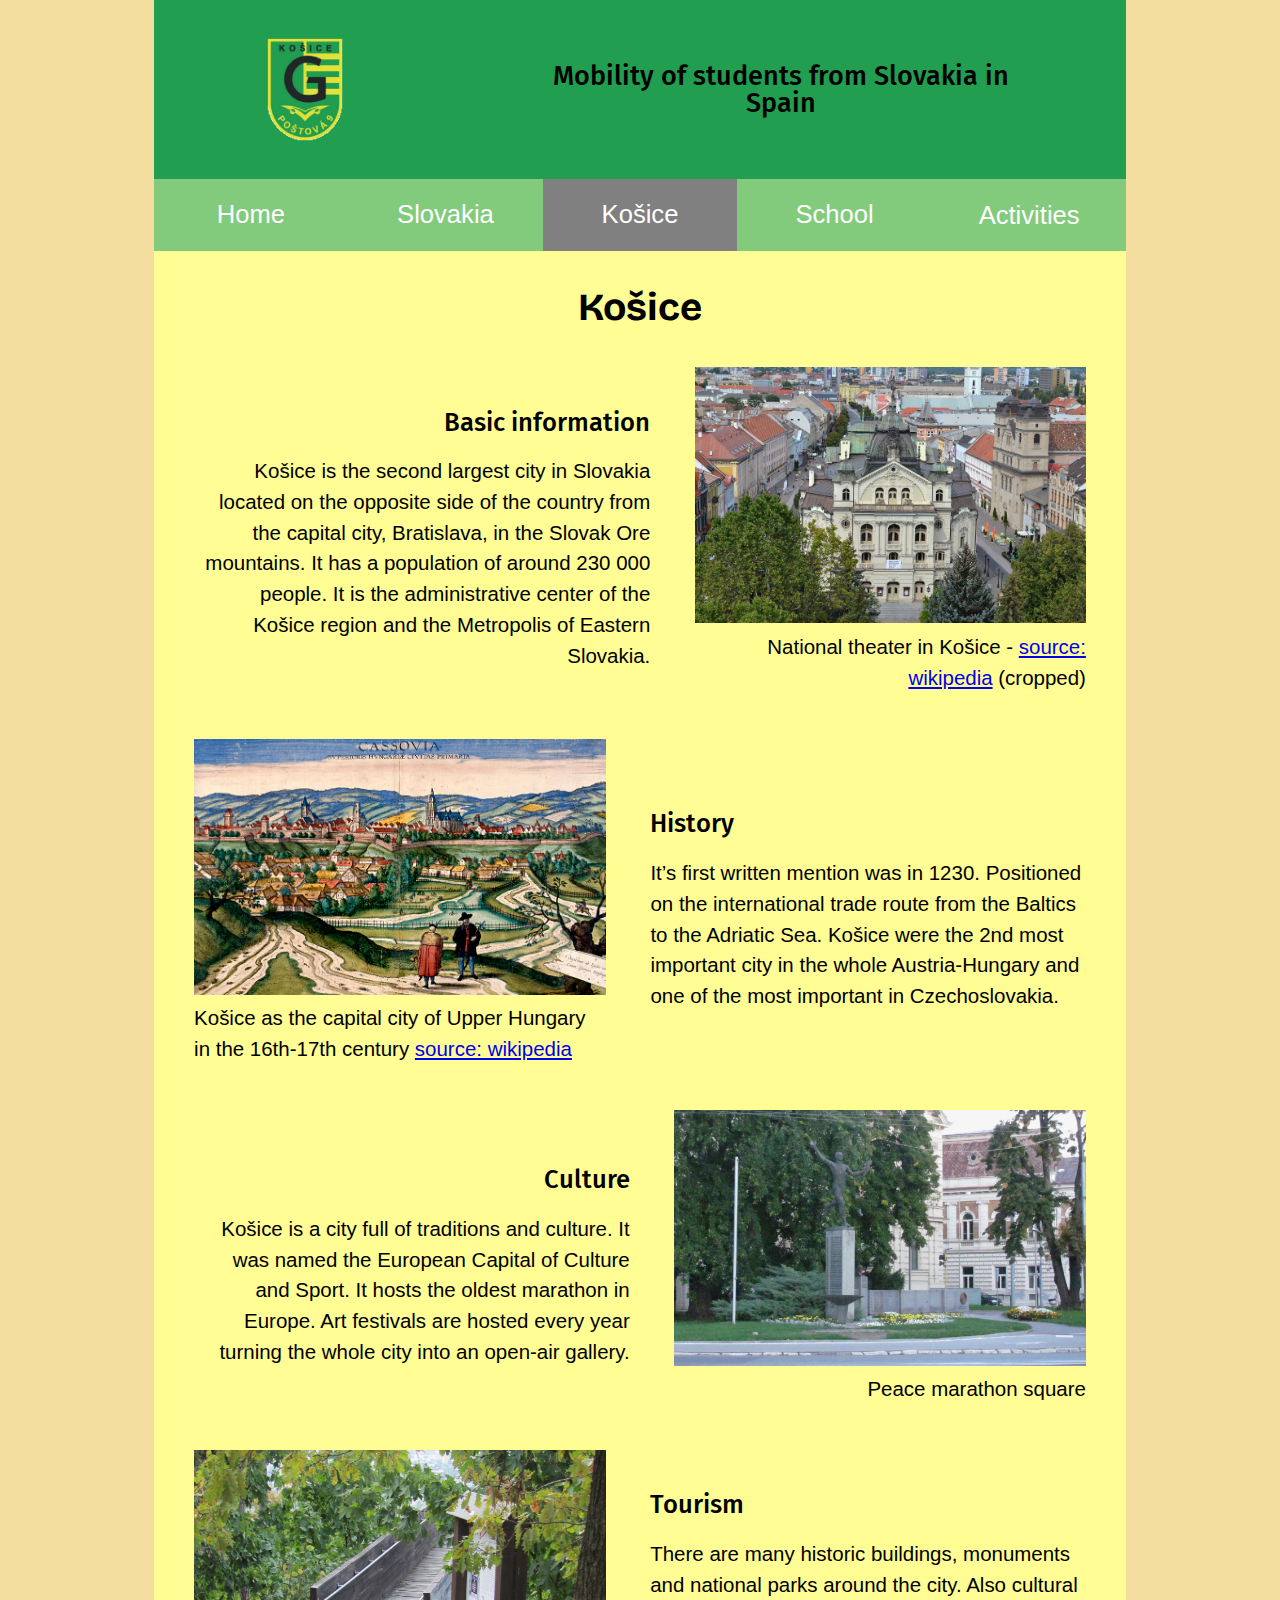
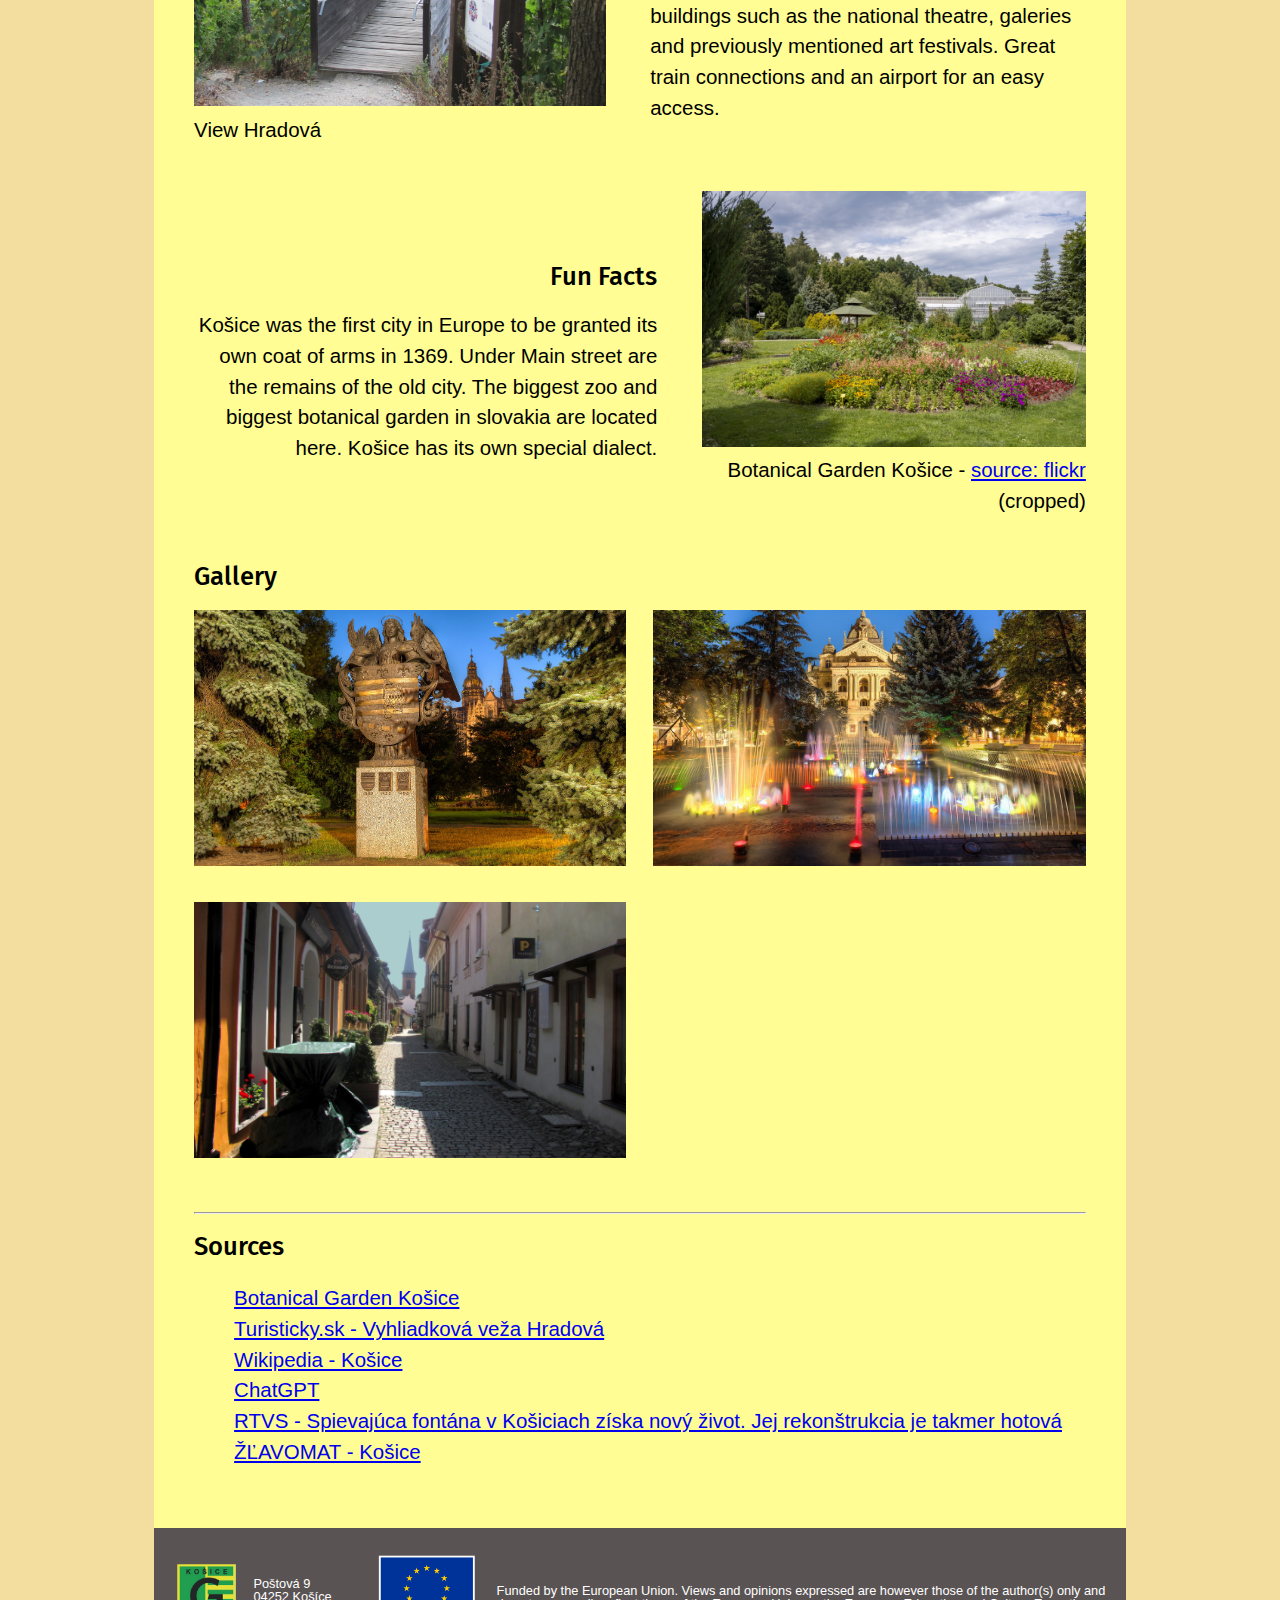
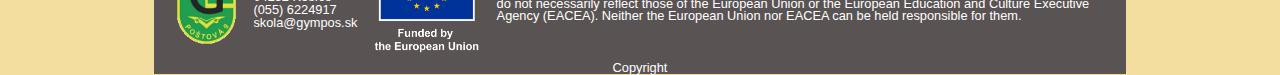
<file: kosice.html>
<!DOCTYPE html>
<html lang="en">
  <head>
    <meta charset="UTF-8">
    <meta name="viewport" content="width=device-width, initial-scale=1.0">
    <meta name="author" content="Filip Popelka">
    <meta name="description" content="A short decription of the Košice city.">
    <link rel="shortcut icon" href="img/favicon.ico" type="image/x-icon">
    <link rel="stylesheet" href="style/reset.css">
    <link rel="stylesheet" href="style/general.css">
    <link rel="stylesheet" href="style/article.css">
    <title>Košice</title>
  </head>
  <body>
    <header>
      <div id="name">
        <img src="img/logos/school-logo.png" alt="School logo of Gymnázium Poštová 9" class="school_logo">
        <h1>Mobility of students from Slovakia in Spain</h1>
      </div>
      <nav>
        <a href="index.html">Home</a>
        <a href="slovakia.html">Slovakia</a>
        <a href="#" id="current-page-link">Košice</a>
        <a href="school.html">School</a>
        <div class="dropdown">
          <button class="dropbtn">Activities</button>
          <div class="dropdown-content">
            <a href="logic-labyrinth.html">Logic Labyrinth</a>
            <a href="rubics-cube.html">Rubics cube</a>
          </div>
        </div>
      </nav>
    </header>

    <main>
      <h2>Košice</h2>
      <section class="align-left">
        <div>
          <h3>Basic information</h3>
          <p>Košice is the second largest city in Slovakia located on the opposite side of the country from the capital city, Bratislava, in the Slovak Ore mountains. It has a population of around 230 000 people. It is the administrative center of the Košice region and the Metropolis of Eastern Slovakia.</p>
        </div>
        <figure>
          <img src="img/content/kosice/statne-divadlo-top.jpg" alt="Dummy image">
          <figcaption>National theater in Košice - <a href="https://commons.wikimedia.org/wiki/File:Ko%C5%A1ice_-_Divadlo2.jpg">source: wikipedia</a> (cropped)</figcaption>
        </figure>
      </section>
      <section class="align-right">
        <div>
          <h3>History</h3>
          <p>It’s first written mention was in 1230. Positioned on the international trade route from the Baltics to the Adriatic Sea. Košice were the 2nd most important city in the whole Austria-Hungary and one of the most important in Czechoslovakia.</p>
        </div>
        <figure>
          <img src="img/content/kosice/okolie-domu-1921.jpg" alt="Dummy image">
          <figcaption>Košice as the capital city of Upper Hungary in the 16th-17th century <a href="https://commons.wikimedia.org/wiki/File:Cassovia_1617.jpg">source: wikipedia</a></figcaption>
        </figure>
      </section>
      <section class="align-left">
        <div>
          <h3>Culture</h3>
          <p>Košice is a city full of traditions and culture. It was named the European Capital of Culture and Sport. It hosts the oldest marathon in Europe. Art festivals are hosted every year turning the whole city into an open-air gallery.</p>
        </div>
        <figure>
          <img src="img/content/kosice/peace-marathon-square.JPG" alt="Dummy image">
          <figcaption>Peace marathon square</figcaption>
        </figure>
      </section>
      <section class="align-right">
        <div>
          <h3>Tourism</h3>
          <p>There are many historic buildings, monuments and national parks around the city. Also cultural buildings such as the national theatre, galeries and previously mentioned art festivals. Great train connections and an airport for an easy access.</p>
        </div>
        <figure>
          <img src="img/content/kosice/vyhliadkova-veza-hradova.JPG" alt="Dummy image">
          <figcaption>View Hradová</figcaption>
        </figure>
      </section>
      <section class="align-left">
        <div>
          <h3>Fun Facts</h3>
          <p>Košice was the first city in Europe to be granted its own coat of arms in 1369. Under Main street are the remains of the old city. The biggest zoo and biggest botanical garden in slovakia are located here.  Košice has its own special dialect.</p>
        </div>
        <figure>
          <img src="img/content/kosice/botanical-garden.jpg" alt="Dummy image">
          <figcaption>Botanical Garden Košice - <a href="https://flickr.com/photos/53113704@N03/21420687845/in/photostream/">source: flickr</a> (cropped)</figcaption>
        </figure>
      </section>
      <section>
        <h3>Gallery</h3>
        <div class="image-grid">
          <figure>
            <img src="img/content/kosice/kosice-erb.jpg" alt="default image">
            <figcaption>Sculpture of the coat of arms of Košice - <a href="https://www.hdrshooter.com/2012/08/02/coat-of-arms-of-kosice/">src: hdrshooter.com</a> (cropped)</figcaption>
          </figure>
          <figure>
            <img src="img/content/kosice/spevajuca-fontana-night-1.jpg" alt="default image">
            <figcaption>Singing fountain at night - <a href="https://www.hdrshooter.com/2014/03/23/singing-fountain-in-kosice-2/">src: hdrshooter.com</a> (cropped)</figcaption>
          </figure>
          <figure>
            <img src="img/content/kosice/hrnciarska-street.JPG" alt="default image">
            <figcaption>Alley of crafts</figcaption>
          </figure>
        </div>
      </section>
      <section>
        <hr>
        <h3>Sources</h3>
        <ul id="resources-list">
          <li><a href="https://www.google.com/url?sa=i&url=https%3A%2F%2Fwww.filmcommission.sk%2F695-en%2Fbotanical-garden-kosice%2F&psig=AOvVaw1BA8mea3BoHl-cMnj3dRcm&ust=1725019284760000&source=images&cd=vfe&opi=89978449&ved=0CAMQjB1qFwoTCPjC_uOTmogDFQAAAAAdAAAAABAJ">Botanical Garden Košice</a></li>
          <li><a href="https://turisticky.sk/vylet/vyhliadkova-veza-hradova/">Turisticky.sk - Vyhliadková veža Hradová</a></li>
          <li><a href="https://sk.wikipedia.org/wiki/Ko%C5%A1ice#">Wikipedia - Košice</a></li>
          <li><a href="https://chatgpt.com/">ChatGPT</a></li>
          <li><a href="https://spravy.rtvs.sk/2023/11/spievajuca-fontana-v-kosiciach-ziska-novy-zivot-jej-rekonstrukcia-je-takmer-hotova/">RTVS - Spievajúca fontána v Košiciach získa nový život. Jej rekonštrukcia je takmer hotová</a></li>
          <li><a href="https://www.zlavomat.sk/vylety/425-kosice?utm_medium=organic&utm_source=google#leave-lightbox">ŽĽAVOMAT - Košice</a></li>
        </ul>
      </section>
    </main> 

    <footer>
      <div id="information">
        <div id="school-information">
          <img src="img/logos/school-logo.png" alt="School logo of Gymnázium Poštová 9">
          <p>
            Poštová 9<br>
            04252 Košíce<br>
            (055) 6224917<br>
            skola@gympos.sk
          </p>
        </div>
        <div id="eu-information">
          <img src="img/logos/funded-by-eu-logo.png" alt="Logo of the European Union with the words Funded by the European Union underneath">
          <p>Funded by the European Union. Views and opinions expressed are however those of the author(s) only and do not necessarily reflect those of the European Union or the European Education and Culture Executive Agency (EACEA). Neither the European Union nor EACEA can be held responsible for them.</p>
        </div>
      </div>
      <small>Copyright</small>
    </footer>
  </body>
</html>
</file>
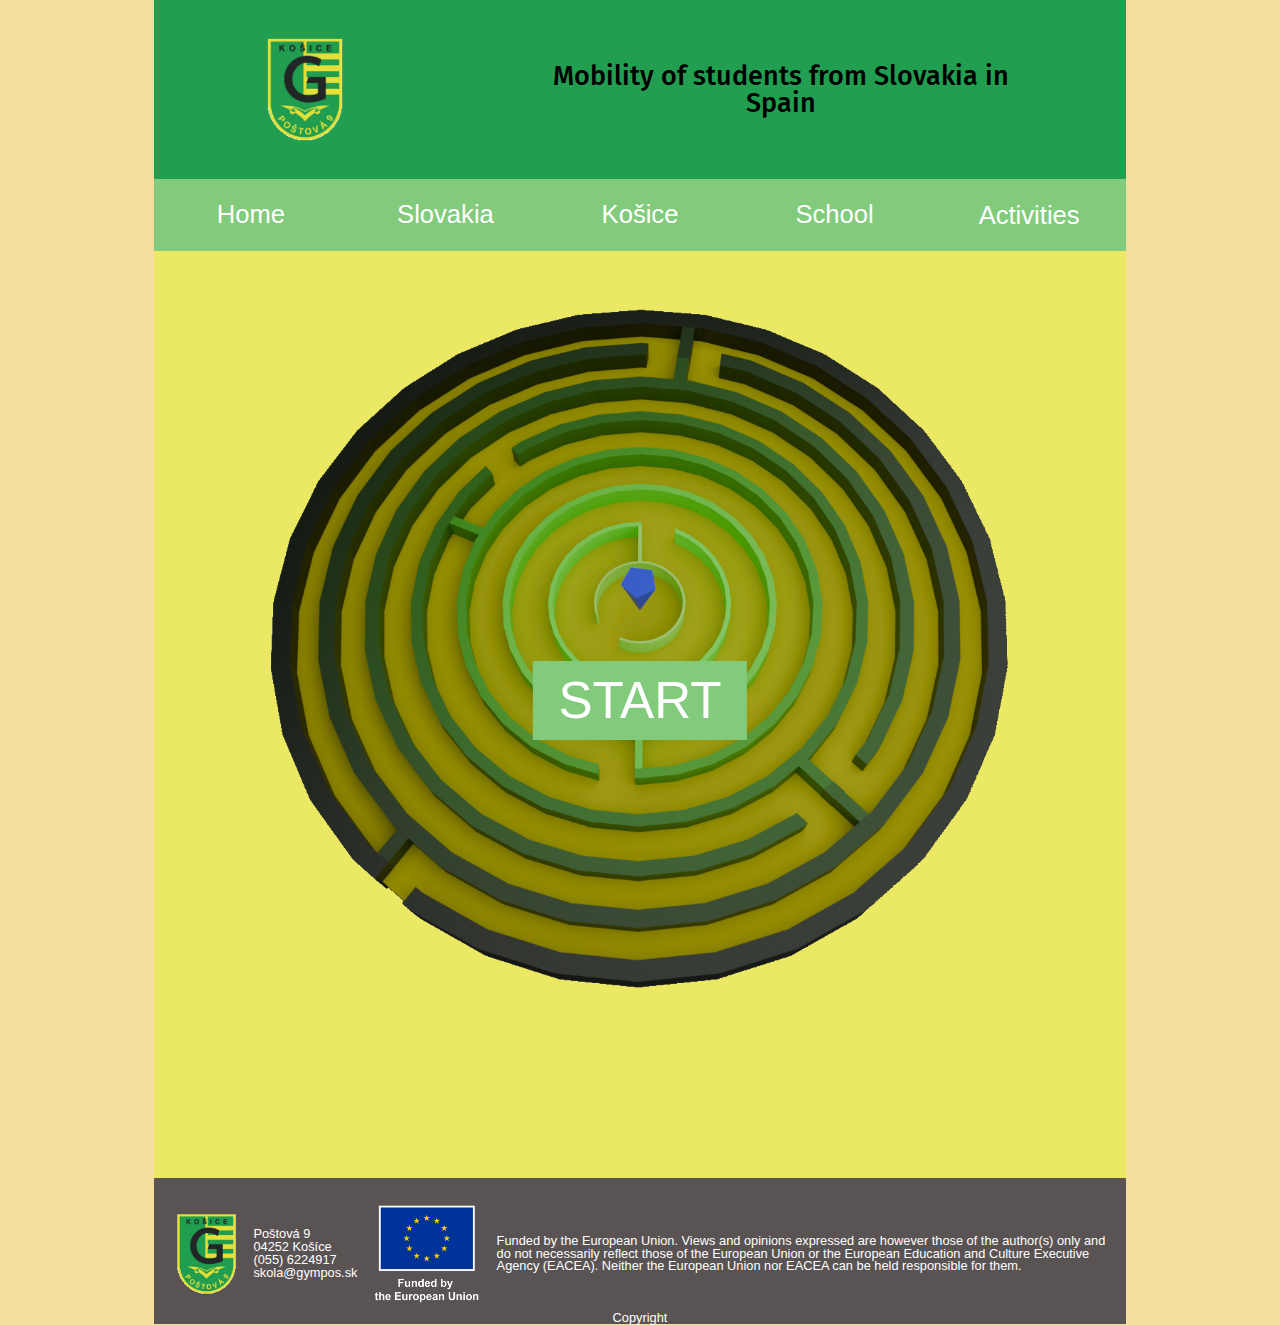
<file: logic-labyrinth.html>
<!DOCTYPE html>
<html lang="en">
  <head>
    <meta charset="UTF-8">
    <meta name="viewport" content="width=device-width, initial-scale=1.0">
    <meta name="author" content="Filip Popelka">
    <meta name="description" content="A maze with math questions at every corner!">
    <link rel="shortcut icon" href="img/favicon.ico" type="image/x-icon">
    <link rel="stylesheet" href="style/reset.css">
    <link rel="stylesheet" href="style/general.css">
    <link rel="stylesheet" href="style/logic-labyrinth.css">
    <script src="scripts/question-list.js"></script>
    <title>Logic labyrinth</title>
  </head>
  <body>
    <header>
      <div id="name">
        <img src="img/logos/school-logo.png" alt="School logo of Gymnázium Poštová 9" class="school_logo">
        <h1>Mobility of students from Slovakia in Spain</h1>
      </div>
      <nav>
        <a href="index.html">Home</a>
        <a href="slovakia.html">Slovakia</a>
        <a href="kosice.html">Košice</a>
        <a href="school.html">School</a>
        <div class="dropdown">
          <button class="dropbtn">Activities</button>
          <div class="dropdown-content">
            <a href="#" id="current-page-link">Logic Labyrinth</a>
            <a href="rubics-cube.html">Rubics cube</a>
          </div>
        </div>
      </nav>
    </header>

    <main>
      <div id="labyrinth-controls">
        <img src="img/content/logic-labyrinth/0.png" alt="Image of a labyrinth with the player in the middle." id="labyrinth-image">
        <button id="start-button">START</button>
      </div>
      <div id="text-container">
        <p id="question-paragraph"></p>
        <p id="solution-paragraph"></p>
      </div>
    </main>

    <footer>
      <div id="information">
        <div id="school-information">
          <img src="img/logos/school-logo.png" alt="School logo of Gymnázium Poštová 9">
          <p>
            Poštová 9<br>
            04252 Košíce<br>
            (055) 6224917<br>
            skola@gympos.sk
          </p>
        </div>
        <div id="eu-information">
          <img src="img/logos/funded-by-eu-logo.png" alt="Logo of the European Union with the words Funded by the European Union underneath">
          <p>Funded by the European Union. Views and opinions expressed are however those of the author(s) only and do not necessarily reflect those of the European Union or the European Education and Culture Executive Agency (EACEA). Neither the European Union nor EACEA can be held responsible for them.</p>
        </div>
      </div>
      <small>Copyright</small>
    </footer>

    <script>
      let labyrinthControlsParent = document.getElementById("labyrinth-controls");
      let startButton = document.getElementById("start-button");

      let leftButton = document.createElement("button");
      leftButton.id = "0";
      leftButton.textContent = "Question 1";
      let rightButton = document.createElement("button");
      rightButton.id = "1";
      rightButton.textContent = "Question 2";

      let choiceButtonContainer = document.createElement("div");
      choiceButtonContainer.id = "choice-button-container";
      choiceButtonContainer.appendChild(leftButton);
      choiceButtonContainer.appendChild(rightButton);

      let solutionButton = document.createElement("button");
      solutionButton.id = "solution-button"
      solutionButton.textContent = "Solution";
      let nextButton = document.createElement("button");
      nextButton.id = "next-button";
      nextButton.textContent = "Next question";

      let textContainer = document.getElementById("text-container");
      let questionParagraph = document.getElementById("question-paragraph")
      let solutionParagraph = document.getElementById("solution-paragraph")

      let returnButton = document.createElement("button");
      returnButton.id = "return-button";
      returnButton.textContent = "Return to correct path";

      let winButton = document.createElement("button");
      winButton.id = "win-button";
      winButton.textContent = "Restart";

      let gamePathArr = ["1.1", "1.2",
        [["2.1", "e"], ["3.1",
          [["4.1", "e"], ["5.1", "5.2", "5.3",
            [["6.1", "e"], ["7.1", "7.2",
              [["8.1", "8.2", "8.3", "e"], ["9.1", "9.2", "9.3", "w"]]
            ]]
          ]]
        ]]
      ];
      let pathIndex = 1;
      let parrentArr = gamePathArr;
      let currentArr = gamePathArr;

      let currentOption = "1.1";

      let currentImage = "0"
      let image = document.getElementById("labyrinth-image")

      let imgBool = false;
      let unsolved_img = document.createElement("img");
      let solved_img = document.createElement("img");

      document.querySelector("main").addEventListener("click", (event) => {
        switch(event.target.id) {
          case "start-button":
            startGame();
            break;
          case "solution-button":
            showSolution();
            break;
          case "next-button":
            nextQuestion();
            break;
          case "return-button":
            returnToCorrectPath();
            break;
          case "win-button":
            restartGame();
            break;
          case "0":
          case "1":
            chooseOption(parseInt(event.target.id));
            break;
        }
      });

      function startGame() {
        startButton.remove();
        questionParagraph.textContent = questionsList["1.1"];
        currentOption = "1.1";
        textContainer.appendChild(solutionButton);
        currentImage = currentArr[0];
        updateImage();
      }

      function showSolution() {
        solutionButton.remove();
        textContainer.appendChild(nextButton);
        if (currentOption != "8.3") {
          solutionParagraph.textContent = solutionsList[currentOption];
        } else {
          solved_img.src = solutionsList[currentOption];
          textContainer.appendChild(solved_img);
          imgBool = true;
        }
      }

      function nextQuestion() {
        nextButton.remove();
        if (imgBool) {
          imgBool = false;
          solved_img.remove();
          unsolved_img.remove();
        }
        solutionParagraph.textContent = "";
        questionParagraph.textContent = "";
        currentImage = currentArr[pathIndex];
        if (Array.isArray(currentArr[pathIndex + 1])) {
          parrentArr = currentArr[pathIndex + 1];
          labyrinthControlsParent.appendChild(choiceButtonContainer);
        } else if (currentArr[pathIndex + 1] == "e") {
          textContainer.appendChild(returnButton);
        } else if (currentArr[pathIndex + 1] == "w") {
          textContainer.appendChild(winButton);
        } else {
          pathIndex += 1;
          currentOption = currentArr[pathIndex];
          textContainer.appendChild(solutionButton);
          if (currentArr[pathIndex] != "8.3") {
            questionParagraph.textContent = questionsList[currentArr[pathIndex]];
          } else {
            questionParagraph.textContent = questionsList[currentArr[pathIndex]][0];
            unsolved_img.src = questionsList[currentArr[pathIndex]][1];
            textContainer.appendChild(unsolved_img);
          }
        }
        updateImage();
      }

      function chooseOption(option) {
        if (currentImage == "1.2" || currentImage == "7.2") {
          option = Math.abs(option - 1);
        }
        pathIndex = 0;
        currentArr = parrentArr[option];
        choiceButtonContainer.remove();
        questionParagraph.textContent = questionsList[currentArr[pathIndex]];
        currentOption = currentArr[pathIndex];
        textContainer.appendChild(solutionButton);
      }

      function returnToCorrectPath() {
        returnButton.remove();
        currentArr = parrentArr[1];
        pathIndex = 0;
        nextQuestion();
      }

      function restartGame() {
        winButton.remove();
        parrentArr = gamePathArr;
        currentArr = gamePathArr;
        currentImage = "0";
        updateImage();
        labyrinthControlsParent.appendChild(startButton);
        pathIndex = 1;
      }

      function updateImage() {
        image.src = "img/content/logic-labyrinth/" + currentImage + ".png";
      }
    </script>
  </body>
</html>
</file>
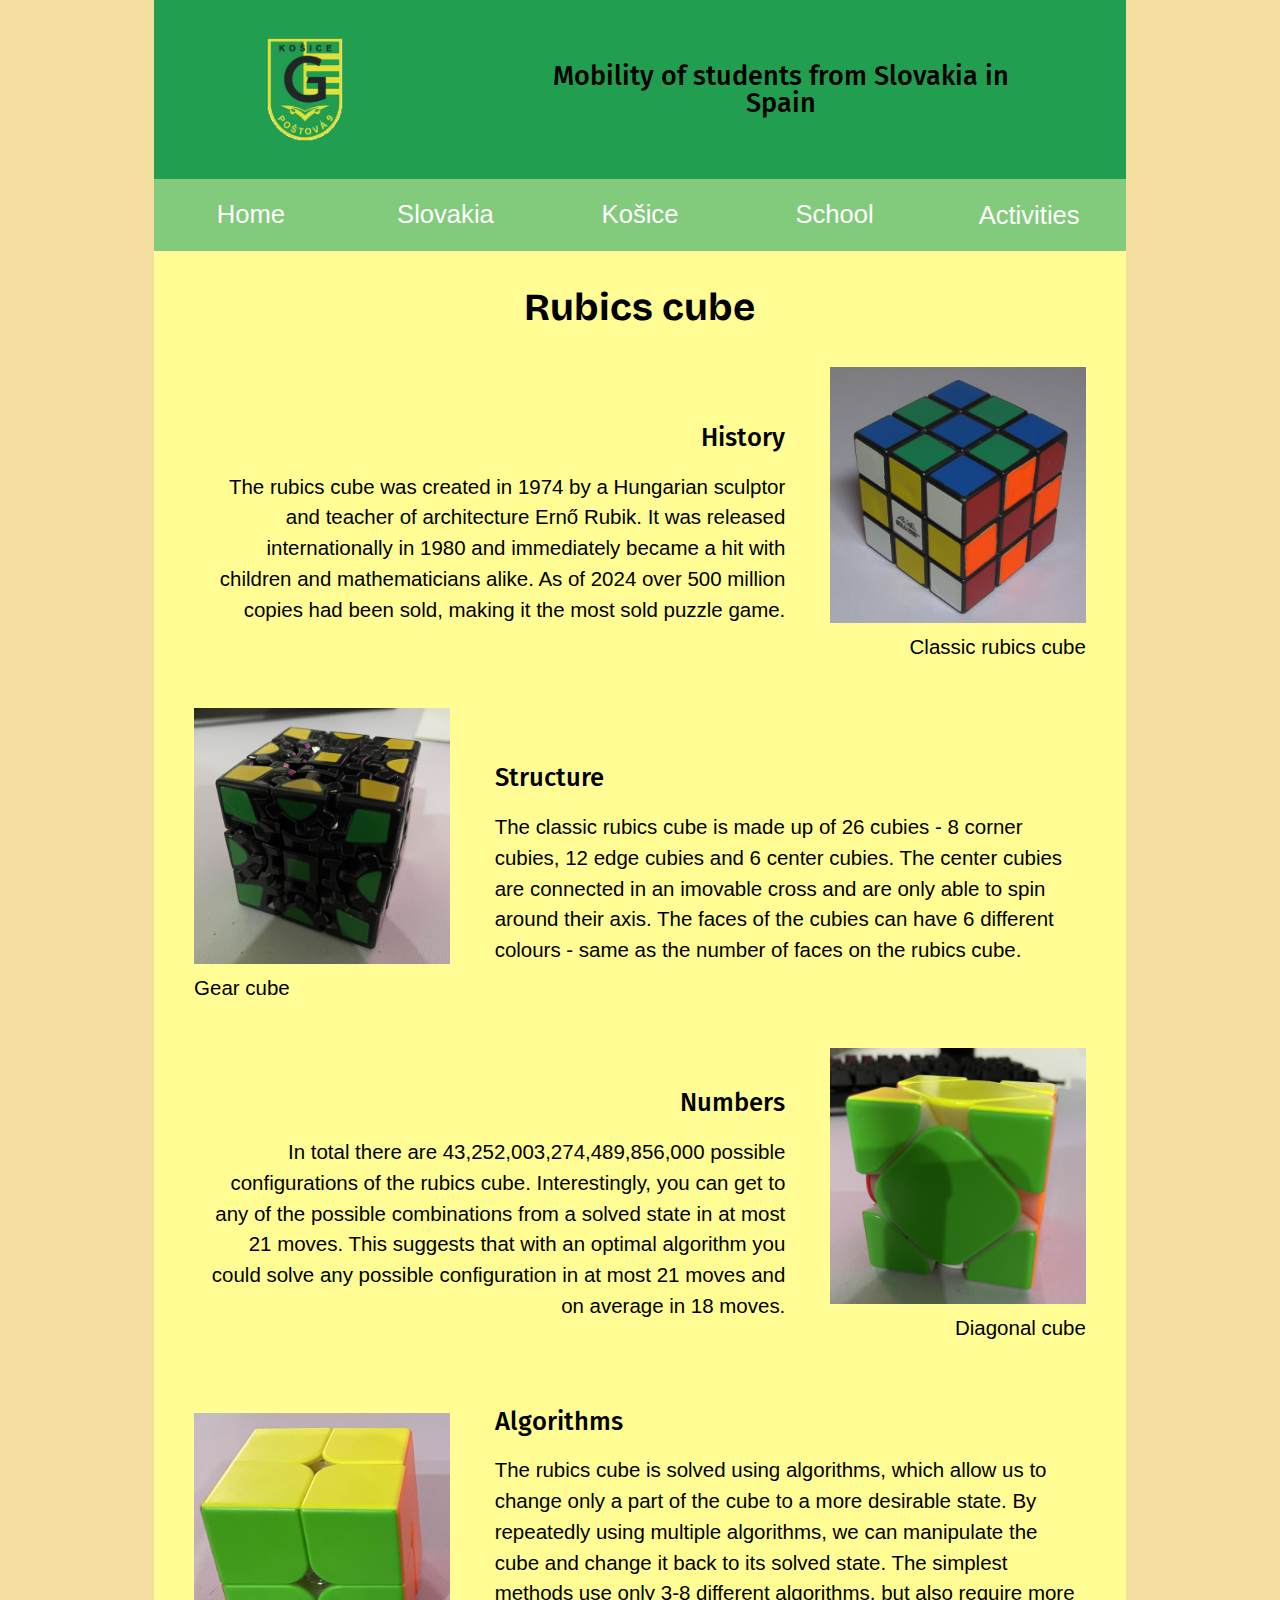
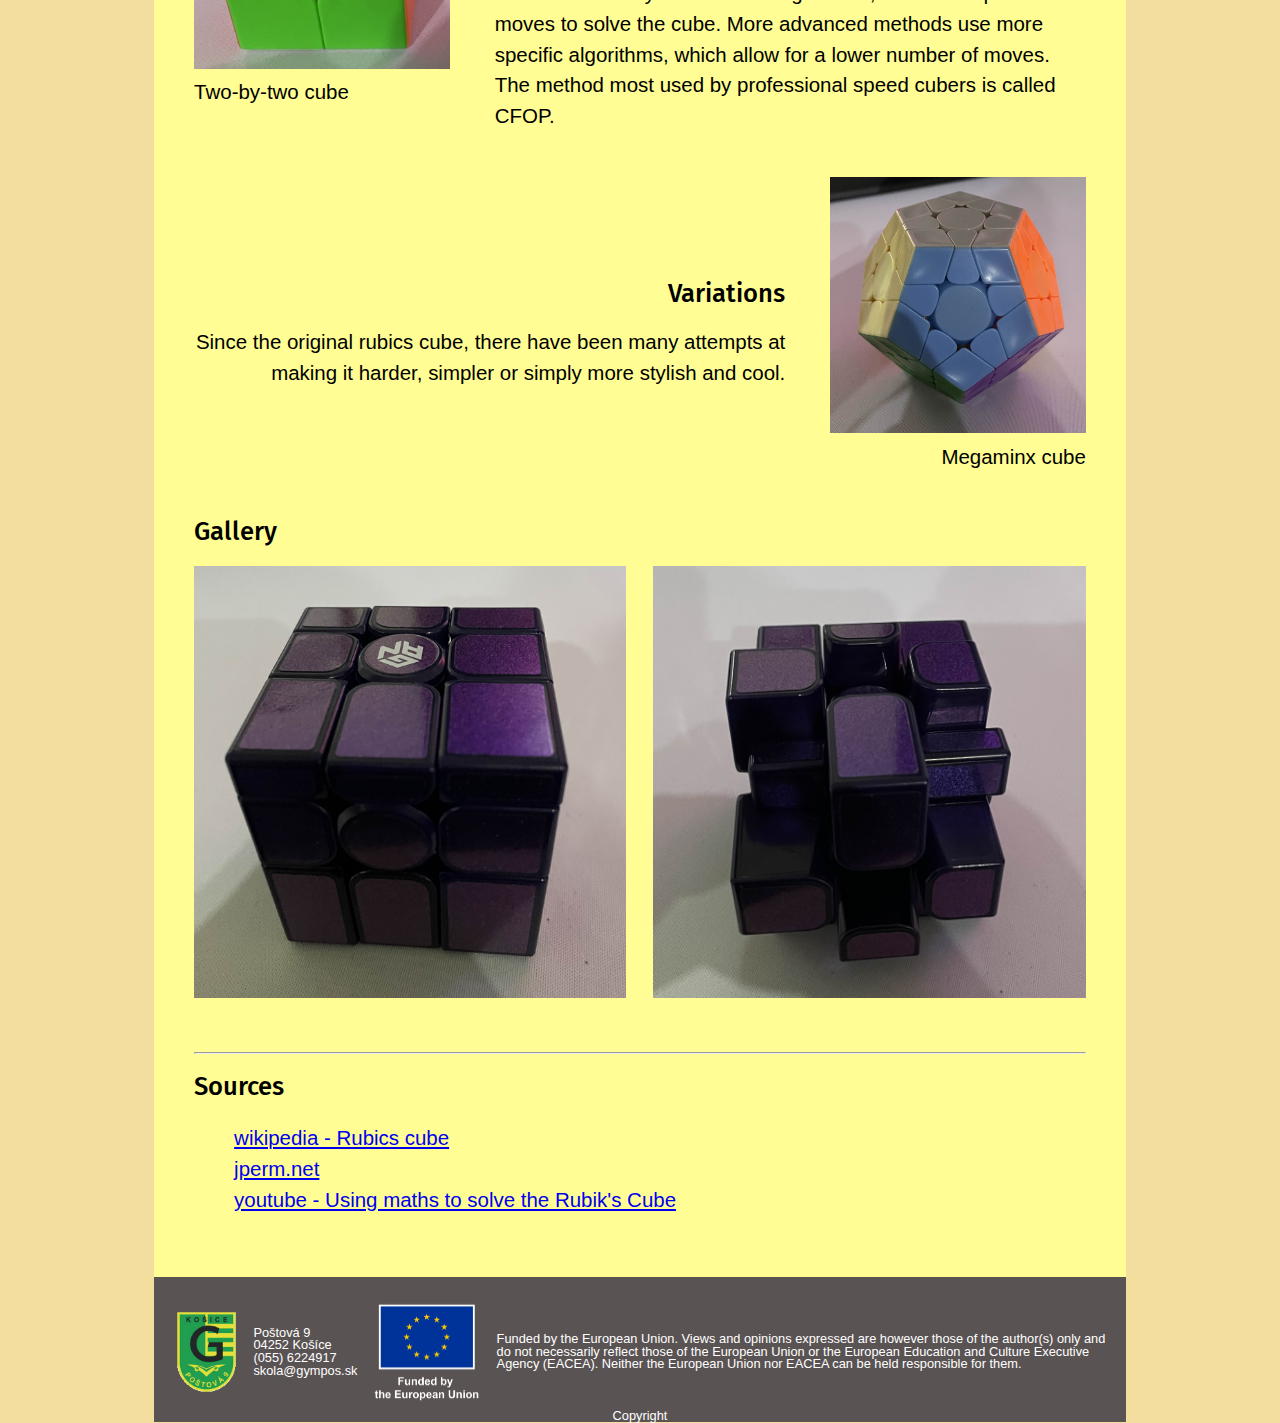
<file: rubics-cube.html>
<!DOCTYPE html>
<html lang="en">
  <head>
    <meta charset="UTF-8">
    <meta name="viewport" content="width=device-width, initial-scale=1.0">
    <meta name="author" content="Filip Popelka">
    <meta name="description" content="An article about the rubics cube.">
    <link rel="shortcut icon" href="img/favicon.ico" type="image/x-icon">
    <link rel="stylesheet" href="style/reset.css">
    <link rel="stylesheet" href="style/general.css">
    <link rel="stylesheet" href="style/article.css">
    <style>
      .image-grid img {
        max-height: 100vh;
      }
    </style>
    <title>Rubics cube</title>
  </head>
  <body>
    <header>
      <div id="name">
        <img src="img/logos/school-logo.png" alt="School logo of Gymnázium Poštová 9" class="school_logo">
        <h1>Mobility of students from Slovakia in Spain</h1>
      </div>
      <nav>
        <a href="index.html">Home</a>
        <a href="slovakia.html">Slovakia</a>
        <a href="kosice.html">Košice</a>
        <a href="school.html">School</a>
        <div class="dropdown">
          <button class="dropbtn">Activities</button>
          <div class="dropdown-content">
            <a href="logic-labyrinth.html">Logic Labyrinth</a>
            <a href="#" id="current-page-link">Rubics cube</a>
          </div>
        </div>
      </nav>
    </header>

    <main>
      <h2>Rubics cube</h2>
      <section class="align-left">
        <div>
          <h3>History</h3>
          <p>The rubics cube was created in 1974 by a Hungarian sculptor and teacher of architecture Ernő Rubik. It was released internationally in 1980 and immediately became a hit with children and mathematicians alike. As of 2024 over 500 million copies had been sold, making it the most sold puzzle game.</p>
        </div>
        <figure>
          <img src="img/content/rubics-cube/classic-cube.jpg" alt="Dummy image">
          <figcaption>Classic rubics cube</figcaption>
        </figure>
      </section>
      <section class="align-right">
        <div>
          <h3>Structure</h3>
          <p>The classic rubics cube is made up of 26 cubies - 8 corner cubies, 12 edge cubies and 6 center cubies. The center cubies are connected in an imovable cross and are only able to spin around their axis. The faces of the cubies can have 6 different colours - same as the number of faces on the rubics cube.</p>
        </div>
        <figure>
          <img src="img/content/rubics-cube/gear-cube.jpg" alt="Dummy image">
          <figcaption>Gear cube</figcaption>
        </figure>
      </section>
      <section class="align-left">
        <div>
          <h3>Numbers</h3>
          <p>In total there are 43,252,003,274,489,856,000 possible configurations of the rubics cube. Interestingly, you can get to any of the possible combinations from a solved state in at most 21 moves. This suggests that with an optimal algorithm you could solve any possible configuration in at most 21 moves and on average in 18 moves.</p>
        </div>
        <figure>
          <img src="img/content/rubics-cube/diagonal.jpg" alt="Dummy image">
          <figcaption>Diagonal cube</figcaption>
        </figure>
      </section>
      <section class="align-right">
        <div>
          <h3>Algorithms</h3>
          <p>The rubics cube is solved using algorithms, which allow us to change only a part of the cube to a more desirable state. By repeatedly using multiple algorithms, we can manipulate the cube and change it back to its solved state. The simplest methods use only 3-8 different algorithms, but also require more moves to solve the cube. More advanced methods use more specific algorithms, which allow for a lower number of moves. The method most used by professional speed cubers is called CFOP.</p>
        </div>
        <figure>
          <img src="img/content/rubics-cube/two-by-two.jpg" alt="Dummy image">
          <figcaption>Two-by-two cube</figcaption>
        </figure>
      </section>
      <section class="align-left">
        <div>
          <h3>Variations</h3>
          <p>Since the original rubics cube, there have been many attempts at making it harder, simpler or simply more stylish and cool.</p>
        </div>
        <figure>
          <img src="img/content/rubics-cube/megaminx.jpg" alt="Dummy image">
          <figcaption>Megaminx cube</figcaption>
        </figure>
      </section>
      <section>
        <h3>Gallery</h3>
        <div class="image-grid">
          <figure>
            <img src="img/content/rubics-cube/mirror-solved.jpg" alt="default image">
            <figcaption>Solved mirror cube</figcaption>
          </figure>
          <figure>
            <img src="img/content/rubics-cube/mirror-unsolved.jpg" alt="default image">
            <figcaption>Unsolved mirror cube</figcaption>
          </figure>
        </div>
      </section>
      <section>
        <hr>
        <h3>Sources</h3>
        <ul id="resources-list">
          <li><a href="https://en.wikipedia.org/wiki/Rubik%27s_Cube">wikipedia - Rubics cube</a></li>
          <li><a href="https://jperm.net/">jperm.net</a></li>
          <li><a href="https://www.youtube.com/watch?v=UqQaqbvDZUA">youtube - Using maths to solve the Rubik's Cube
</a></li>
        </ul>
      </section>
    </main>

    <footer>
      <div id="information">
        <div id="school-information">
          <img src="img/logos/school-logo.png" alt="School logo of Gymnázium Poštová 9">
          <p>
            Poštová 9<br>
            04252 Košíce<br>
            (055) 6224917<br>
            skola@gympos.sk
          </p>
        </div>
        <div id="eu-information">
          <img src="img/logos/funded-by-eu-logo.png" alt="Logo of the European Union with the words Funded by the European Union underneath">
          <p>Funded by the European Union. Views and opinions expressed are however those of the author(s) only and do not necessarily reflect those of the European Union or the European Education and Culture Executive Agency (EACEA). Neither the European Union nor EACEA can be held responsible for them.</p>
        </div>
      </div>
      <small>Copyright</small>
    </footer>
  </body>
</html>
</file>
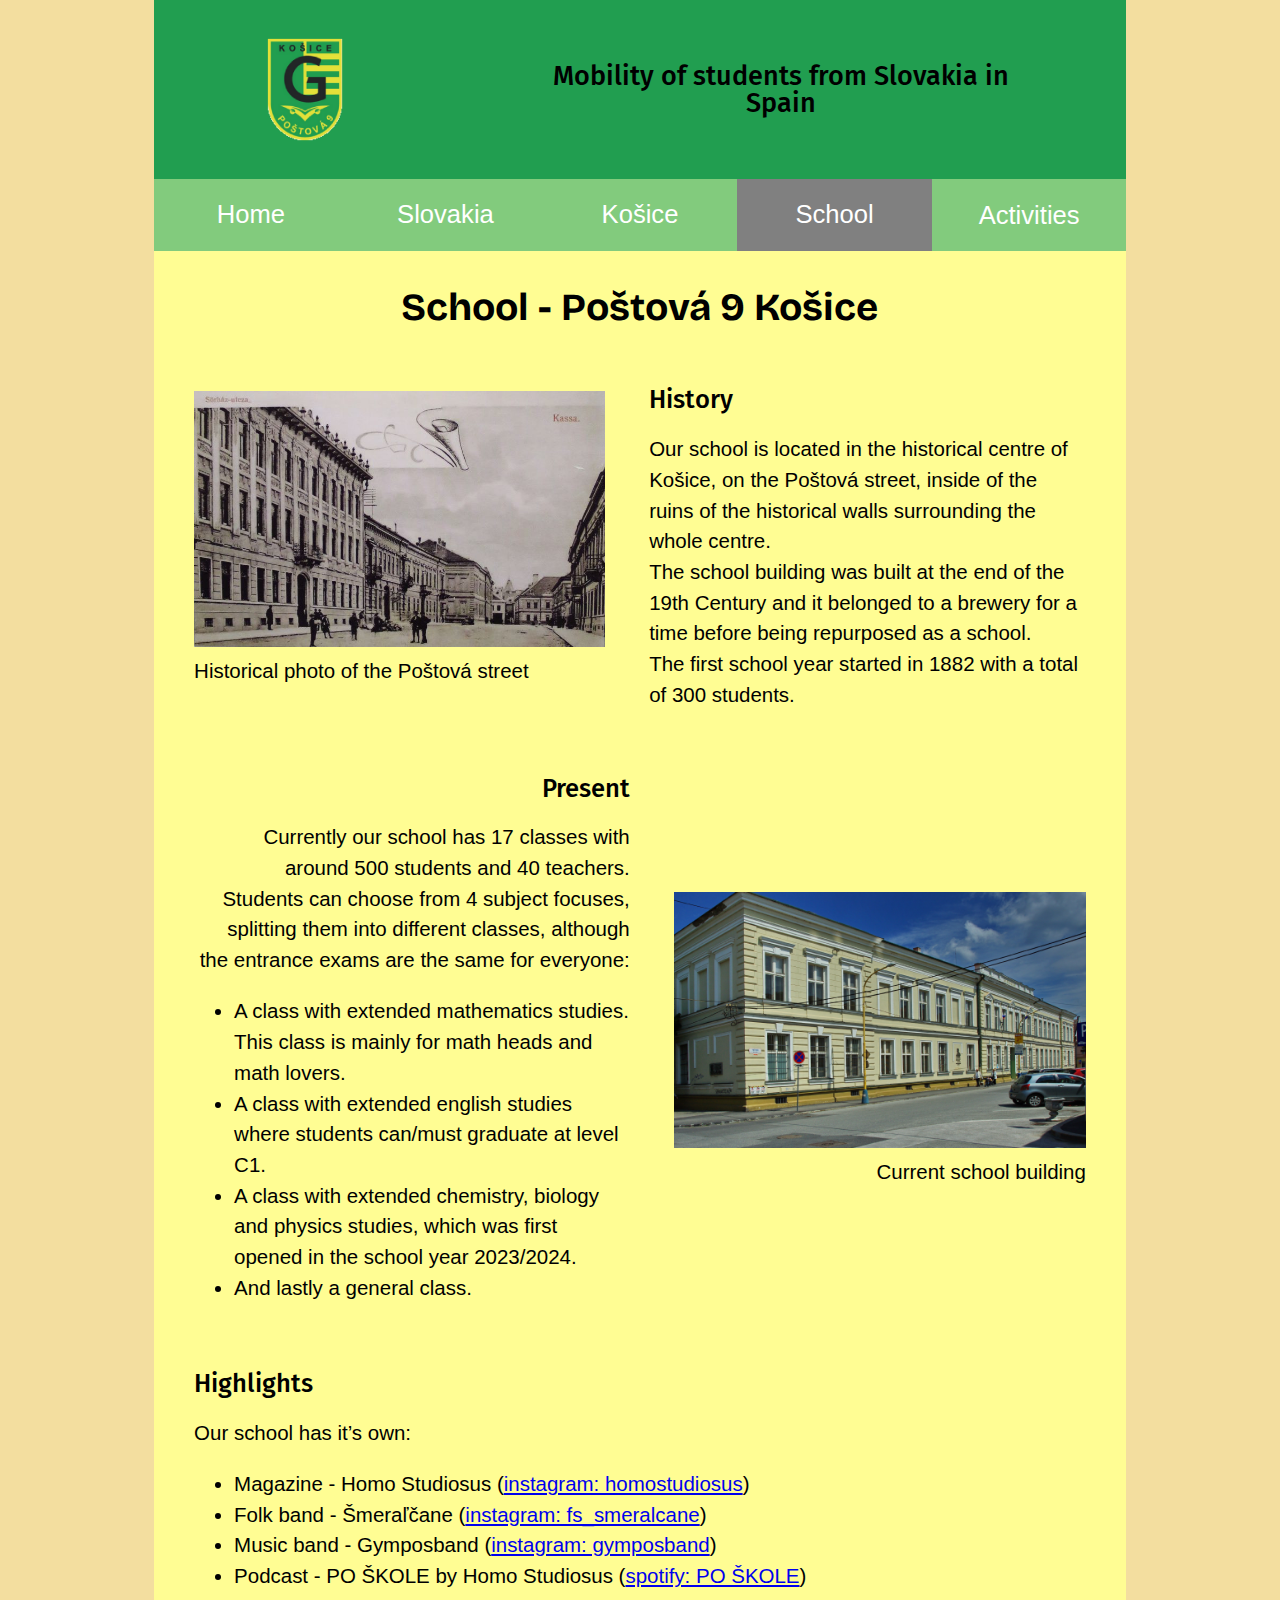
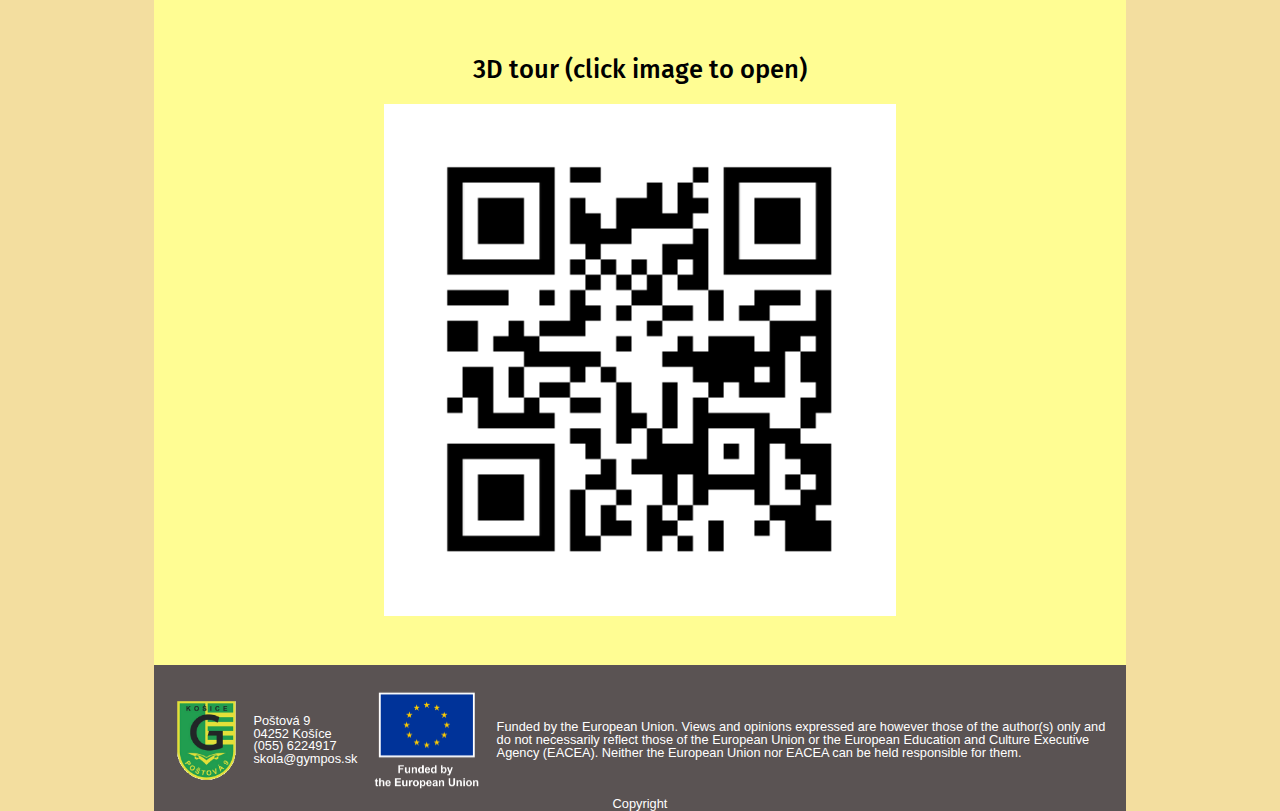
<file: school.html>
<!doctype html>
<html lang="en">
  <head>
    <meta charset="UTF-8" />
    <meta name="viewport" content="width=device-width, initial-scale=1.0" />
    <meta name="author" content="Filip Popelka" />
    <meta
      name="description"
      content="A short description of our school, Poštová 9, Košice"
    />
    <link rel="shortcut icon" href="img/favicon.ico" type="image/x-icon" />
    <link rel="stylesheet" href="style/reset.css" />
    <link rel="stylesheet" href="style/general.css" />
    <link rel="stylesheet" href="style/article.css" />
    <style>
      ul {
        text-align: left;
      }
    </style>
    <title>School | Poštová 9, Košice</title>
  </head>

  <body>
    <header>
      <div id="name">
        <img
          src="img/logos/school-logo.png"
          alt="School logo of Gymnázium Poštová 9"
          class="school_logo"
        />
        <h1>Mobility of students from Slovakia in Spain</h1>
      </div>
      <nav>
        <a href="index.html">Home</a>
        <a href="slovakia.html">Slovakia</a>
        <a href="kosice.html">Košice</a>
        <a href="#" id="current-page-link">School</a>
        <div class="dropdown">
          <button class="dropbtn">Activities</button>
          <div class="dropdown-content">
            <a href="logic-labyrinth.html">Logic Labyrinth</a>
            <a href="rubics-cube.html">Rubics cube</a>
          </div>
        </div>
      </nav>
    </header>

    <main>
      <h2>School - Poštová 9 Košice</h2>
      <section class="align-right">
        <div>
          <h3>History</h3>
          <p>
            Our school is located in the historical centre of Košice, on the
            Poštová street, inside of the ruins of the historical walls
            surrounding the whole centre.<br />
            The school building was built at the end of the 19th Century and it
            belonged to a brewery for a time before being repurposed as a
            school.<br />
            The first school year started in 1882 with a total of 300 students.
          </p>
        </div>
        <figure>
          <img
            src="img/content/school/historical-postova-street.jpg"
            alt="Dummy image"
          />
          <figcaption>Historical photo of the Poštová street</figcaption>
        </figure>
      </section>
      <section class="align-left">
        <div>
          <h3>Present</h3>
          <p>
            Currently our school has 17 classes with around 500 students and 40
            teachers.<br />
            Students can choose from 4 subject focuses, splitting them into
            different classes, although the entrance exams are the same for
            everyone:
          </p>
          <ul>
            <li>
              A class with extended mathematics studies. This class is mainly
              for math heads and math lovers.
            </li>
            <li>
              A class with extended english studies where students can/must
              graduate at level C1.
            </li>
            <li>
              A class with extended chemistry, biology and physics studies,
              which was first opened in the school year 2023/2024.
            </li>
            <li>And lastly a general class.</li>
          </ul>
        </div>
        <figure>
          <img
            src="img/content/school/current-school-building.png"
            alt="Dummy image"
          />
          <figcaption>Current school building</figcaption>
        </figure>
      </section>
      <section>
        <div>
          <h3>Highlights</h3>
          <p>Our school has it’s own:</p>
          <ul>
            <li>
              Magazine - Homo Studiosus (<a
                href="https://www.instagram.com/homostudiosus/"
                >instagram: homostudiosus</a
              >)
            </li>
            <li>
              Folk band - Šmeraľčane (<a
                href="https://www.instagram.com/fs_smeralcane/"
                >instagram: fs_smeralcane</a
              >)
            </li>
            <li>
              Music band - Gymposband (<a
                href="https://www.instagram.com/gymposband/"
                >instagram: gymposband</a
              >)
            </li>
            <li>
              Podcast - PO ŠKOLE by Homo Studiosus (<a
                href="https://open.spotify.com/show/5z9BOhzoGWDo9xDGhpUtqF"
                >spotify: PO ŠKOLE</a
              >)
            </li>
          </ul>
        </div>
      </section>
      <section id="qr-code-container">
        <h3>3D tour (click image to open)</h3>
        <a href="https://virtual.gympos.sk/">
          <img
            src="img/content/school/3d-tour-qrcode.png"
            alt="An image of a qr code that leads to a 3d tour of the school"
          />
        </a>
      </section>
    </main>

    <footer>
      <div id="information">
        <div id="school-information">
          <img
            src="img/logos/school-logo.png"
            alt="School logo of Gymnázium Poštová 9"
          />
          <p>
            Poštová 9<br />
            04252 Košíce<br />
            (055) 6224917<br />
            skola@gympos.sk
          </p>
        </div>
        <div id="eu-information">
          <img
            src="img/logos/funded-by-eu-logo.png"
            alt="Logo of the European Union with the words Funded by the European Union underneath"
          />
          <p>
            Funded by the European Union. Views and opinions expressed are
            however those of the author(s) only and do not necessarily reflect
            those of the European Union or the European Education and Culture
            Executive Agency (EACEA). Neither the European Union nor EACEA can
            be held responsible for them.
          </p>
        </div>
      </div>
      <small>Copyright</small>
    </footer>
  </body>
</html>
</file>
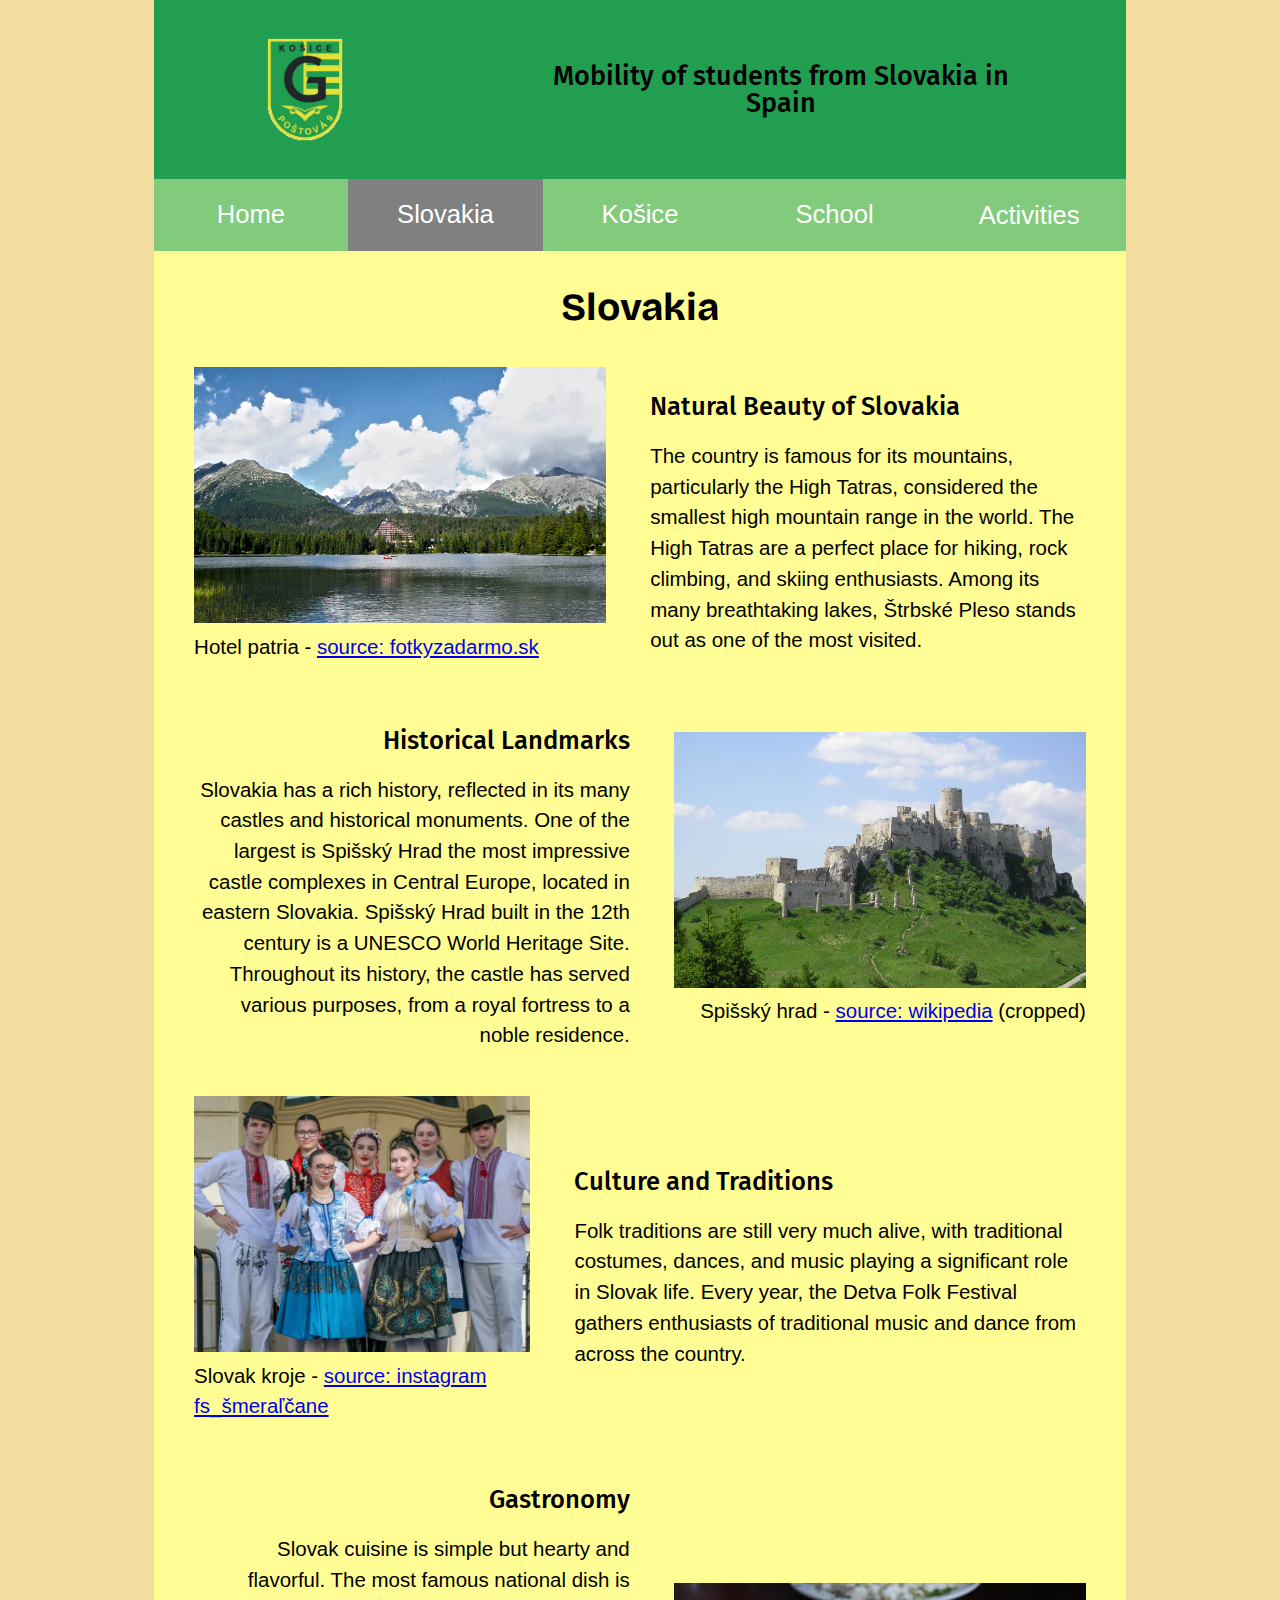
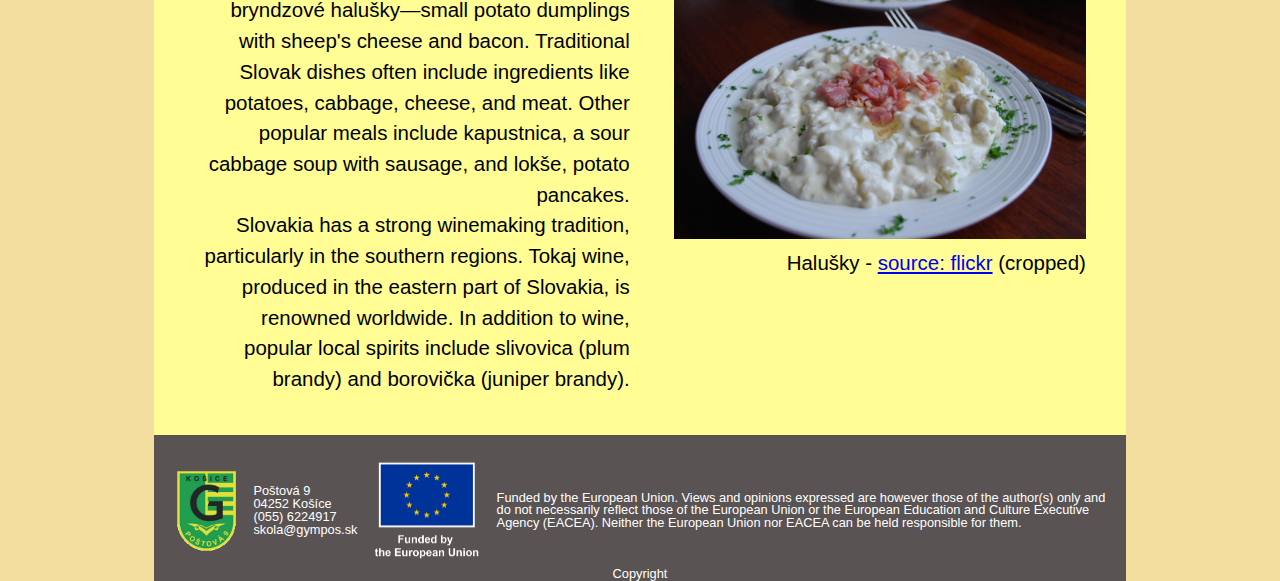
<file: slovakia.html>
<!DOCTYPE html>
<html lang="en">
  <head>
    <meta charset="UTF-8">
    <meta name="viewport" content="width=device-width, initial-scale=1.0">
    <meta name="author" content="Filip Popelka">
    <meta name="description" content="A short description of Slovakia.">
    <link rel="shortcut icon" href="img/favicon.ico" type="image/x-icon">
    <link rel="stylesheet" href="style/reset.css">
    <link rel="stylesheet" href="style/general.css">
    <link rel="stylesheet" href="style/article.css">
    <title>Slovakia</title>
  </head>
  <body>
    <header>
      <div id="name">
        <img src="img/logos/school-logo.png" alt="School logo of Gymnázium Poštová 9" class="school_logo">
        <h1>Mobility of students from Slovakia in Spain</h1>
      </div>
      <nav>
        <a href="index.html">Home</a>
        <a href="#" id="current-page-link">Slovakia</a>
        <a href="kosice.html">Košice</a>
        <a href="school.html">School</a>
        <div class="dropdown">
          <button class="dropbtn">Activities</button>
          <div class="dropdown-content">
            <a href="logic-labyrinth.html">Logic Labyrinth</a>
            <a href="rubics-cube.html">Rubics cube</a>
          </div>
        </div>
      </nav>
    </header>

    <main>
      <h2>Slovakia</h2>
      <section class="align-right">
        <div>
          <h3>Natural Beauty of Slovakia</h3>
          <p>The country is famous for its mountains, particularly the High Tatras, considered the smallest high mountain range in the world. The High Tatras are a perfect place for hiking, rock climbing, and skiing enthusiasts. Among its many breathtaking lakes, Štrbské Pleso stands out as one of the most visited.</p>
        </div>
        <figure>
          <img src="img/content/slovakia/hotel-patria.jpg" alt="An image with lake Štrbské Pleso in the foreground, hotel Patria, which is shaped like a triangle, on the edge of the lake and High Tatras mountains in the background.">
          <figcaption>Hotel patria - <a href="https://fotkyzadarmo.sk/strbske-pleso/">source: fotkyzadarmo.sk</a></figcaption>
        </figure>
      </section>
      <section class="align-left">
        <div>
          <h3>Historical Landmarks</h3>
          <p>Slovakia has a rich history, reflected in its many castles and historical monuments. One of the largest is Spišský Hrad the most impressive castle complexes in Central Europe, located in eastern Slovakia. Spišský Hrad built in the 12th century is a UNESCO World Heritage Site. Throughout its history, the castle has served various purposes, from a royal fortress to a noble residence.</p>
        </div>
        <figure>
          <img src="img/content/slovakia/spissky-hrad.jpg" alt="An image of the Spišský castle taken from below, on the left you can see the castle walls and as you go right some towers sticking out and the castle ending on the edge of a cliff.">
          <figcaption>Spišský hrad - <a href="https://commons.wikimedia.org/wiki/File:Spisska_nova_ves...castle.jpg">source: wikipedia</a> (cropped)</figcaption>
        </figure>
      </section>
      <section class="align-right">
        <div>
          <h3>Culture and Traditions</h3>
          <p>Folk traditions are still very much alive, with traditional costumes, dances, and music playing a significant role in Slovak life. Every year, the Detva Folk Festival gathers enthusiasts of traditional music and dance from across the country.</p>
        </div>
        <figure>
          <img src="img/content/slovakia/kroje-smeralcane.jpg" alt="An image of seven people in traditional Slovak clothing standing in front of big wooden doors.">
          <figcaption>Slovak kroje - <a href="https://www.instagram.com/fs_smeralcane/">source: instagram fs_šmeraľčane</a></figcaption>
        </figure>
      </section>
      <section class="align-left">
        <div>
          <h3>Gastronomy</h3>
          <p>Slovak cuisine is simple but hearty and flavorful. The most famous national dish is bryndzové halušky—small potato dumplings with sheep's cheese and bacon. Traditional Slovak dishes often include ingredients like potatoes, cabbage, cheese, and meat. Other popular meals include kapustnica, a sour cabbage soup with sausage, and lokše, potato pancakes.<br>
Slovakia has a strong winemaking tradition, particularly in the southern regions. Tokaj wine, produced in the eastern part of Slovakia, is renowned worldwide. In addition to wine, popular local spirits include slivovica (plum brandy) and borovička (juniper brandy).</p>
        </div>
        <figure>
          <img src="img/content/slovakia/halusky.jpg" alt="Dummy image">
          <figcaption>Halušky - <a href="https://www.flickr.com/photos/avlxyz/4567416647/in/photolist-7XBcQT-7XBcVr-CCqssW-ehKc7-dE3dVR-ckKgsd-4xUix1-847SDd-7rHjUN-6vntaC-3ryJgh-7rHkid-btfTxP-t8YmKa-GDmNMD-998VwR-tNdUhh-t8NkRY-tNdMBy-u5PriP-4oWfzV-Q4iDZ1-2p5VSwN-oT73pa">source: flickr</a> (cropped)</figcaption>
        </figure>
      </section>
    </main> 

    <footer>
      <div id="information">
        <div id="school-information">
          <img src="img/logos/school-logo.png" alt="School logo of Gymnázium Poštová 9">
          <p>
            Poštová 9<br>
            04252 Košíce<br>
            (055) 6224917<br>
            skola@gympos.sk
          </p>
        </div>
        <div id="eu-information">
          <img src="img/logos/funded-by-eu-logo.png" alt="Logo of the European Union with the words Funded by the European Union underneath">
          <p>Funded by the European Union. Views and opinions expressed are however those of the author(s) only and do not necessarily reflect those of the European Union or the European Education and Culture Executive Agency (EACEA). Neither the European Union nor EACEA can be held responsible for them.</p>
        </div>
      </div>
      <small>Copyright</small>
    </footer>
  </body>
</html>
</file>
<file: style/general.css>
:root {
  --header: #219e50;
  --navigation: #82cb7d;
  --navigation-light: #b1e2ad;
  --background: #f3de9f;
  --footer: #5a5353;
}


/* FONTS */
@font-face {
  font-family: "Fira Sans Medium";
  src: url("fonts/Fira_Sans/FiraSans-Medium.ttf");
}

h1,
h2,
h3,
h4 {
  font-family: "Fira Sans Medium";
}

body {
  font-family: sans-serif;
}


/* BODY */
html {
  background-color: var(--background);
  justify-content: center;
}

body {
  max-width: 100vw;
  margin: auto;
}

@media (min-width: 1000px) {
  body {
    max-width: 76vw;
  }
}

@media (min-width: 1400px) {
  body {
    max-width: 64vw;
  }
}


/* HEADER */
header {
  background-color: var(--header);
}

#name {
  display: flex;
  flex-flow: row wrap;
  align-items: center;
  justify-content: space-around;
  padding: 2.5vw 10px;
}

h1 {
  font-size: 4vw;
  text-align: center;
}

@media (max-width: 1000px) {
  h1 {
    order: 1;
    font-size: 5.5vw;
  }

  #name {
    gap: 2vh;
  }
}

@media (max-width: 750px) {
  header img {
    width: 15vw
  }

  h1 {
    font-size: 3.5vh;
  }
}

@media (min-width: 1000px) {
  h1 {
    font-size: 3vh;
    max-width: 50%;
  }

  header img {
    height: 9vw;
  }
}

@media (min-width: 1400px) {
  h1 {
    font-size: 2.5vw;
  }

  header img {
    height: 8.5vw;
  }
}


/* NAVIGATION */
nav {
  height: 8vh;
  display: flex;
  flex-flow: row nowrap;
}

nav a {
  background-color: var(--navigation);
  text-align: center;
  flex: 1;
  padding: 0;
  height: 8vh;
  color: white;
  text-decoration: none;
  font-size: 2vw;
  display: flex;
  align-items: center;
  justify-content: center;
}

@media (max-width: 1000px) {
  nav a {
    font-size: 2vh;
  }
}

nav a:hover,
nav .dropdown:hover {
  flex: 1.5;
  color: black;
  background-color: var(--navigation-light);
}

nav .dropdown:hover .dropbtn {
  background-color: var(--navigation-light);
  color: black;
  border-bottom: 3px solid var(--header);
}

#current-page-link {
  background-color: grey;
}

#current-page-link:hover {
  flex: 1;
  color: white;
  background-color: grey;
}

nav .dropdown {
  position: relative;
  display: inline-block;
  flex: 1;
}

nav .dropbtn {
  border: none;
  background-color: var(--navigation);
  width: 100%;
  height: 8vh;
  padding: 0;
  color: white;
  font-size: 2vw;
}

@media (max-width: 1000px) {
  nav .dropbtn {
    font-size: 2vh;
  }
}

nav .dropdown-content {
  position: absolute;
  right: 2vw;
  display: none;
  z-index: 1;
}

nav .dropdown-content a {
  width: 100%;
  padding: 0 1vw;
}

nav .dropdown:hover .dropdown-content {
  display: block;
}


/* FOOTER */
footer {
  background-color: var(--footer);
  color: white;
  padding: 2vh;
  padding-bottom: 0;
  display: flex;
  flex-flow: column nowrap;
}

footer div {
  display: flex;
  flex-flow: row nowrap;
  align-items: center;
  gap: 1vw;
}

footer small {
  text-align: center;
}

@media (max-width: 1000px) {
  footer {
    font-size: 0.8em;
  }

  footer img[src="img/logos/school-logo.png"] {
    height: 9vw;
  }
  
  footer img[src="img/logos/funded-by-eu-logo.png"] {
    height: 11vw;
  }
}

@media (max-width: 700px) {
  #information {
    flex-direction: column;
  }

  footer {
    font-size: 1.3vh;
  }

  footer img[src="img/logos/school-logo.png"] {
    height: 7vh;
  }
  
  footer img[src="img/logos/funded-by-eu-logo.png"] {
    height: 11vh;
  }
}

@media (min-width: 1000px) {
  footer {
    font-size: 0.8em;
  }

  footer img[src="img/logos/school-logo.png"] {
    height: 7vw;
  }
  
  footer img[src="img/logos/funded-by-eu-logo.png"] {
    height: 9vw;
  }
}

@media (min-width: 1400px) {
  footer {
    font-size: 0.8em;
  }

  footer img[src="img/logos/school-logo.png"] {
    height: 5vw;
  }
  
  footer img[src="img/logos/funded-by-eu-logo.png"] {
    height: 7vw;
  }
}

/* TEXT */
#resources-list {
  list-style: none;
}

main {
  line-height: 1.5em;
}

@media (max-width: 1000px) {
  main {
    font-size: 2vh;
  }
}

@media (min-width: 1000px) {
  main {
    font-size: 1.6vw;
  }
}

@media (min-width: 1400px) {
  main {
    font-size: 1.3vw;
  }
}
</file>
<file: style/article.css>
:root {
  --main-content-color: #fffd93;
}

/* FONTS */
@font-face {
  font-family: "Bricolage Grotesque Bold";
  src: url("fonts/Bricolage_Grotesque/static/BricolageGrotesque-Bold.ttf");
}

/* MAIN */
main {
  background-color: var(--main-content-color);
}

@media (max-width: 1000px) {
  main {
    padding: 4vw;
  }
}

@media (min-width: 1000px) {
  main {
    padding: 4.5vh;
  }
}

@media (min-width: 1400px) {
  main {
    padding: 6vh;
  }
}

/* HEADINGS */
main h2 {
  text-align: center;
  font-family: "Bricolage Grotesque Bold";
  margin-bottom: 2vh;
}

main h3 {
  margin: 2vh 0;
}

@media (max-width: 1000px) {
  h2 {
    font-size: 3vh;
    margin-top: 2em;
  }

  h3 {
    font-size: 2vh;
    margin: 2em 0;
  }
}

@media (min-width: 1000px) {
  main h2 {
    font-size: 3vw;
  }

  main h3 {
    font-size: 2vw;
  }
}

@media (min-width: 1400px) {
  main h2 {
    font-size: 2vw;
  }

  main h3 {
    font-size: 1.5vw;
  }
}

/* SECTION LAYOUT */
main section {
  margin-top: 5vh;
}

main section.align-left,
main section.align-right {
  display: flex;
  flex-flow: column;
  align-items: center;
  gap: 5%;
}

@media (max-width: 1000px) {
  main section.align-left,
  main section.align-right {
    text-align: center;
    gap: 5vh;
  }
}

@media (min-width: 1000px) {
  main section.align-left {
    flex-flow: row nowrap;
    text-align: right;
  }

  main section.align-right {
    flex-flow: row-reverse nowrap;
  }
}

/* IMAGES */
figure img {
  max-height: 60vw;
}

@media (min-width: 1000px) {
  figure img {
    max-height: 20vw;
  }
}

/* GALLERY */
main .image-grid {
  display: grid;
  grid-template-columns: 1fr;
  gap: 3vh;
}

main .image-grid img {
  width: 100%;
}

@media (min-width: 1000px) {
  main .image-grid {
    grid-template-columns: 1fr 1fr;
  }
}

main .image-grid figure {
  position: relative;
}

main .image-grid figcaption {
  display: none;
  position: absolute;
  text-align: center;
  width: 100%;
  line-height: 100%;
  color: white;
  background-color: #3b3939b0;
  line-height: 2em;
}

main .image-grid figure:hover figcaption {
  display: block;
  left: 0;
  top: 0;
}

main .image-grid a {
  color: white;
}

/* QR Code */
#qr-code-container {
  display: flex;
  flex-flow: column nowrap;
  justify-content: center;
  align-items: center;
}

#qr-code-container img {
  width: 40vw;
  margin: auto;
}
</file>
<file: style/logic-labyrinth.css>
/* MAIN */
main {
  background-color: #ebe863;
  display: flex;
  align-items: center;
  flex-flow: column nowrap;
}

/* IMAGE */
#labyrinth-image {
  margin: 2vw;
  max-width: 40vw;
}

@media (max-width: 1400px) {
  #labyrinth-image {
    max-width: 60vw
  }
}

@media (max-width: 1000px) {
  #labyrinth-image {
    max-width: 90vw;
  }
}

/* CONTROLS LAYOUT */
#labyrinth-controls {
  position: relative;
  display: flex;
  flex-flow: column nowrap;
  align-items: center;
}

@media (max-width: 1000px) {
  #choice-button-container {
    display: flex;
    flex-flow: column nowrap;
    align-items: center;
  }
}

/* BUTTONS */
button {
  border: none;
  color: white;
  padding: 0.2em 0.5em;
  background-color: #82cb7d;
  font-size: 3vw;
}

#start-button {
  position: absolute;
  transform: translate(-50%, 0);
  left: 50%;
  top: 50%;
}

button:hover {
  background-color: #b1e2ad;
}

button:active {
  background-color: #b1e2ad;
  box-shadow: 5px 5px 0px #82cb7d inset, -5px -5px 0 #82cb7d inset;
}

@media (max-width: 1000px) {
  button {
    font-size: 6vh;
  }
}

@media (min-width: 1000px) {
  button {
    font-size: 4vw;
  }
}

/* PARAGRAPHS */
main p {
  width: 60%;
  margin: 2.5vh
}

#text-container {
  padding: 1vh;
  display: flex;
  flex-flow: column nowrap;
  align-items: center;
}
</file>
